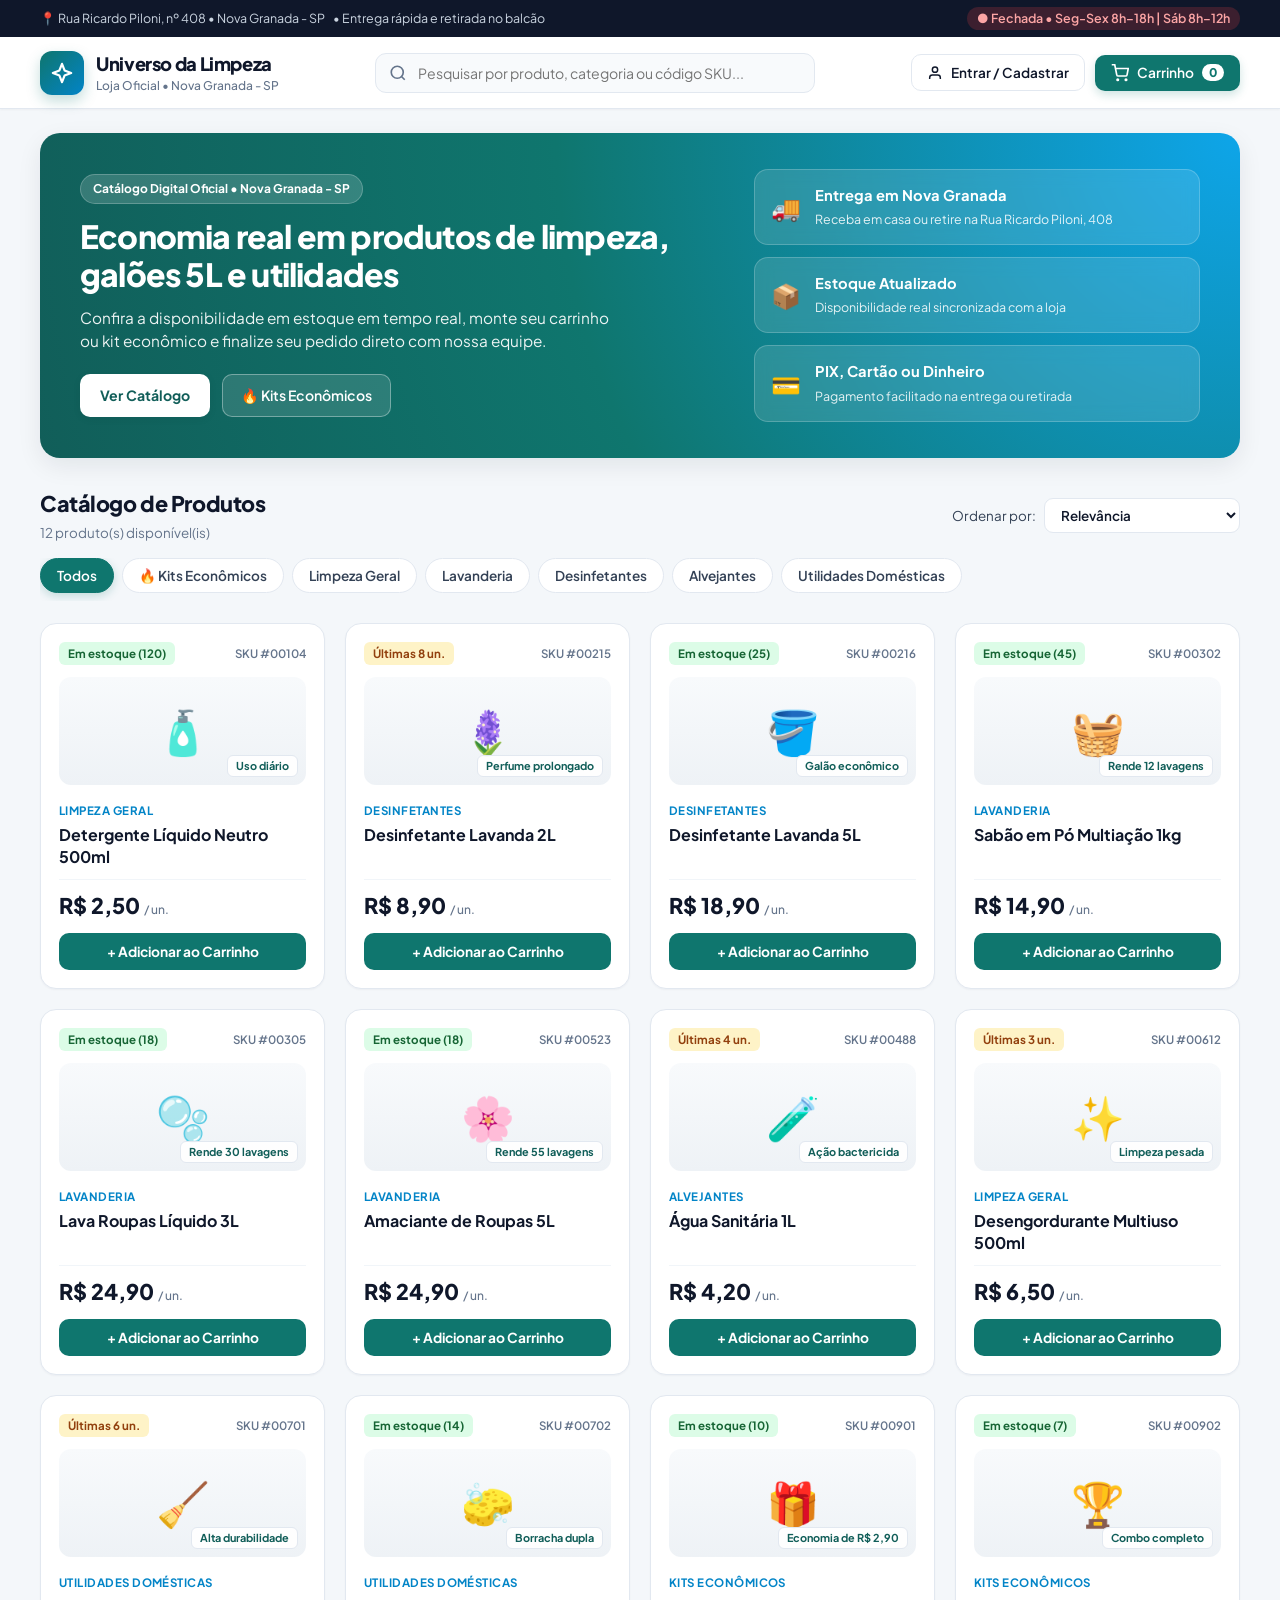
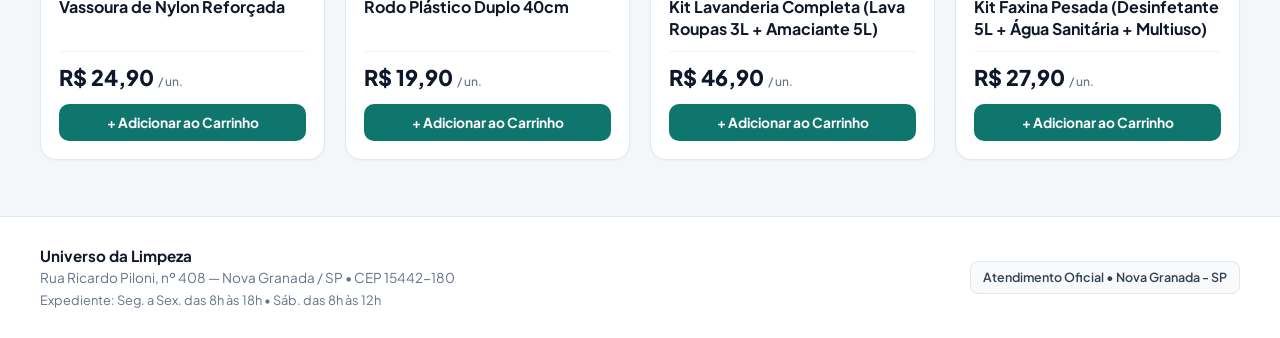
<file: index.html>
<!DOCTYPE html>
<html lang="pt-BR">
<head>
  <meta charset="UTF-8" />
  <meta name="viewport" content="width=device-width, initial-scale=1.0" />
  <title>Universo da Limpeza — Catálogo Oficial &amp; Gestão | Nova Granada - SP</title>
  <link rel="preconnect" href="https://fonts.googleapis.com" />
  <link rel="preconnect" href="https://fonts.gstatic.com" crossorigin />
  <link href="https://fonts.googleapis.com/css2?family=Plus+Jakarta+Sans:wght@400;500;600;700;800&display=swap" rel="stylesheet" />
  <link rel="stylesheet" href="style.css" />
</head>
<body>
  <!-- Barra Unificada do Ecossistema (Exclusiva para Administrador Logado) -->
  <nav id="adminSuiteSwitcher" class="suite-switcher hidden-suite" aria-label="Módulos do Sistema Universo da Limpeza">
    <div class="container suite-switcher-inner">
      <div class="suite-brand">
        <span class="suite-dot"></span>
        <strong>Ecossistema Universo da Limpeza</strong>
        <span id="adminSuiteUserBadge" class="suite-sub">Admin Autenticado</span>
      </div>
      <div class="suite-links">
        <a href="index.html" class="suite-link active">🛒 1. Loja &amp; Gestão Caixa</a>
        <a href="erp.html" class="suite-link">📦 2. UniGestão ERP &amp; PDV</a>
        <a href="bi.html" class="suite-link">📊 3. Looker Studio BI</a>
        <a href="manychat.html" class="suite-link">🤖 4. ManyChat IA &amp; CRM</a>
        <button type="button" onclick="window.ulLogoutAdmin()" class="suite-link suite-logout">🔒 Sair Admin</button>
      </div>
    </div>
  </nav>
  <!-- Barra Institucional Superior -->
  <div class="announcement-bar">
    <div class="container announcement-inner">
      <div class="announcement-left">
        <span>📍 Rua Ricardo Piloni, nº 408 • Nova Granada - SP</span>
        <span class="desktop-only">• Entrega rápida e retirada no balcão</span>
      </div>
      <div class="announcement-right">
        <span id="status-loja" class="status-badge">Verificando expediente...</span>
      </div>
    </div>
  </div>

  <!-- Cabeçalho Principal -->
  <header class="topbar">
    <div class="container topbar-inner">
      <a href="#catalogo-secao" class="brand" id="btn-logo-reset">
        <div class="logo-mark" aria-hidden="true">
          <svg width="22" height="22" viewBox="0 0 24 24" fill="none" stroke="currentColor" stroke-width="2.4" stroke-linecap="round" stroke-linejoin="round">
            <path d="M12 2L14.8 9.2L22 12L14.8 14.8L12 22L9.2 14.8L2 12L9.2 9.2L12 2Z"/>
          </svg>
        </div>
        <div class="brand-text">
          <span class="brand-title">Universo da Limpeza</span>
          <span class="brand-sub">Loja Oficial • Nova Granada - SP</span>
        </div>
      </a>

      <div class="search-wrapper">
        <svg class="search-icon" width="18" height="18" viewBox="0 0 24 24" fill="none" stroke="currentColor" stroke-width="2.2" aria-hidden="true">
          <circle cx="11" cy="11" r="8"></circle>
          <line x1="21" y1="21" x2="16.65" y2="16.65"></line>
        </svg>
        <input type="search" id="input-busca" placeholder="Pesquisar por produto, categoria ou código SKU..." autocomplete="off" aria-label="Pesquisar produtos" />
      </div>

      <div class="topbar-actions">
        <div id="user-area" class="user-area"></div>

        <button id="btn-abrir-admin" class="btn-admin hidden" type="button">
          <svg width="16" height="16" viewBox="0 0 24 24" fill="none" stroke="currentColor" stroke-width="2.2" aria-hidden="true">
            <rect x="3" y="3" width="7" height="7" rx="1.5"></rect>
            <rect x="14" y="3" width="7" height="7" rx="1.5"></rect>
            <rect x="14" y="14" width="7" height="7" rx="1.5"></rect>
            <rect x="3" y="14" width="7" height="7" rx="1.5"></rect>
          </svg>
          <span>Painel de Gestão</span>
        </button>

        <button id="btn-abrir-carrinho" class="btn-cart" type="button" aria-label="Abrir carrinho de compras">
          <svg width="18" height="18" viewBox="0 0 24 24" fill="none" stroke="currentColor" stroke-width="2.2" aria-hidden="true">
            <circle cx="9" cy="21" r="1"></circle>
            <circle cx="20" cy="21" r="1"></circle>
            <path d="M1 1h4l2.68 13.39a2 2 0 0 0 2 1.61h9.72a2 2 0 0 0 2-1.61L23 6H6"></path>
          </svg>
          <span>Carrinho</span>
          <span id="cart-count" class="cart-badge">0</span>
        </button>
      </div>
    </div>
  </header>

  <main class="container">
    <!-- Hero Banner -->
    <section class="hero-banner">
      <div class="hero-grid">
        <div class="hero-content">
          <span class="hero-pill">Catálogo Digital Oficial • Nova Granada - SP</span>
          <h1>Economia real em produtos de limpeza, galões 5L e utilidades</h1>
          <p>Confira a disponibilidade em estoque em tempo real, monte seu carrinho ou kit econômico e finalize seu pedido direto com nossa equipe.</p>
          <div class="hero-cta-row">
            <a href="#catalogo-secao" class="btn-hero-primary">Ver Catálogo</a>
            <button type="button" class="btn-hero-secondary" id="btn-hero-kits">🔥 Kits Econômicos</button>
          </div>
        </div>

        <div class="hero-cards">
          <div class="glass-stat">
            <span class="stat-icon" aria-hidden="true">🚚</span>
            <div>
              <strong>Entrega em Nova Granada</strong>
              <small>Receba em casa ou retire na Rua Ricardo Piloni, 408</small>
            </div>
          </div>
          <div class="glass-stat">
            <span class="stat-icon" aria-hidden="true">📦</span>
            <div>
              <strong>Estoque Atualizado</strong>
              <small>Disponibilidade real sincronizada com a loja</small>
            </div>
          </div>
          <div class="glass-stat">
            <span class="stat-icon" aria-hidden="true">💳</span>
            <div>
              <strong>PIX, Cartão ou Dinheiro</strong>
              <small>Pagamento facilitado na entrega ou retirada</small>
            </div>
          </div>
        </div>
      </div>
    </section>

    <!-- Filtros e Ordenação -->
    <section id="catalogo-secao" class="catalog-controls">
      <div class="section-header">
        <div>
          <h2>Catálogo de Produtos</h2>
          <span id="contador-produtos" class="results-count">Carregando...</span>
        </div>

        <div class="sort-box">
          <label for="select-ordenar">Ordenar por:</label>
          <select id="select-ordenar">
            <option value="destaque">Relevância</option>
            <option value="menor-preco">Menor preço</option>
            <option value="maior-preco">Maior preço</option>
            <option value="az">Ordem alfabética (A–Z)</option>
          </select>
        </div>
      </div>

      <nav class="categorias" id="lista-categorias" aria-label="Categorias de produtos">
        <button type="button" class="cat-btn active" data-cat="Todos">Todos</button>
        <button type="button" class="cat-btn" data-cat="Kits Econômicos">🔥 Kits Econômicos</button>
        <button type="button" class="cat-btn" data-cat="Limpeza Geral">Limpeza Geral</button>
        <button type="button" class="cat-btn" data-cat="Lavanderia">Lavanderia</button>
        <button type="button" class="cat-btn" data-cat="Desinfetantes">Desinfetantes</button>
        <button type="button" class="cat-btn" data-cat="Alvejantes">Alvejantes</button>
        <button type="button" class="cat-btn" data-cat="Utilidades Domésticas">Utilidades Domésticas</button>
      </nav>
    </section>

    <!-- Vitrine -->
    <section id="grid-produtos" class="grid-produtos" aria-live="polite"></section>
  </main>

  <footer class="footer">
    <div class="container footer-inner">
      <div>
        <strong>Universo da Limpeza</strong>
        <p>Rua Ricardo Piloni, nº 408 — Nova Granada / SP • CEP 15442-180</p>
        <p class="footer-hours">Expediente: Seg. a Sex. das 8h às 18h • Sáb. das 8h às 12h</p>
      </div>
      <div class="footer-right">
        <span class="footer-badge">Atendimento Oficial • Nova Granada - SP</span>
      </div>
    </div>
  </footer>

  <!-- DRAWER DO CARRINHO -->
  <aside id="drawer-carrinho" class="drawer hidden" aria-label="Carrinho de compras">
    <div class="drawer-header">
      <div>
        <h3>Seu Carrinho</h3>
        <span class="drawer-sub">Revise quantidades e dados de entrega</span>
      </div>
      <button id="btn-fechar-carrinho" class="icon-close" type="button" aria-label="Fechar carrinho">&times;</button>
    </div>

    <div id="itens-carrinho" class="drawer-body"></div>

    <div class="drawer-footer">
      <div class="form-group">
        <label for="nome-cliente">Nome completo *</label>
        <input type="text" id="nome-cliente" placeholder="Ex: Maria Silva" />
      </div>

      <div class="form-row">
        <div class="form-group">
          <label for="tipo-entrega">Recebimento</label>
          <select id="tipo-entrega">
            <option value="Entrega em domicílio">Entrega em domicílio</option>
            <option value="Retirada na loja">Retirar na loja</option>
          </select>
        </div>

        <div class="form-group">
          <label for="forma-pagamento">Pagamento</label>
          <select id="forma-pagamento">
            <option value="PIX">PIX</option>
            <option value="Cartão">Cartão</option>
            <option value="Dinheiro">Dinheiro</option>
          </select>
        </div>
      </div>

      <div class="form-group" id="grupo-endereco">
        <label for="endereco-cliente">Endereço e Bairro (Nova Granada) *</label>
        <input type="text" id="endereco-cliente" placeholder="Rua, número e bairro" />
      </div>

      <div class="form-group hidden" id="grupo-troco">
        <label for="troco-para">Troco para quanto? (Opcional)</label>
        <input type="text" id="troco-para" placeholder="Ex: Nota de R$ 50,00 ou Não precisa" />
      </div>

      <label class="checkbox-teste" id="wrapper-teste-carrinho">
        <input type="checkbox" id="pedido-modo-teste" />
        <span>🧪 Marcar como <strong>Pedido de Teste</strong> (não contabiliza no caixa)</span>
      </label>

      <div class="summary-lines">
        <div class="summary-line">
          <span>Subtotal</span>
          <span id="valor-subtotal">R$ 0,00</span>
        </div>
        <div class="summary-line">
          <span>Entrega</span>
          <span id="valor-frete" class="frete-gratis">Grátis (Nova Granada)</span>
        </div>
        <div class="total-box">
          <span>Total do Pedido</span>
          <strong id="valor-total">R$ 0,00</strong>
        </div>
      </div>

      <button id="btn-finalizar-whatsapp" class="btn-whatsapp" type="button">
        Confirmar &amp; Enviar no WhatsApp
      </button>
    </div>
  </aside>

  <!-- MODAL DE LOGIN & CADASTRO -->
  <div id="modal-auth" class="modal hidden" role="dialog" aria-modal="true" aria-labelledby="auth-titulo">
    <div class="modal-card auth-card">
      <div class="drawer-header">
        <div>
          <h3 id="auth-titulo">Entrar na sua conta</h3>
          <span class="drawer-sub">Acesso para Clientes e Administração</span>
        </div>
        <button id="btn-fechar-auth" class="icon-close" type="button" aria-label="Fechar janela">&times;</button>
      </div>

      <div class="auth-tabs">
        <button type="button" class="auth-tab active" data-tab="login">Entrar</button>
        <button type="button" class="auth-tab" data-tab="cadastro">Criar Conta</button>
      </div>

      <form id="form-login" class="auth-form">
        <div class="form-group">
          <label for="login-email">E-mail</label>
          <input type="email" id="login-email" required placeholder="seu@email.com" />
        </div>
        <div class="form-group">
          <label for="login-senha">Senha</label>
          <input type="password" id="login-senha" required placeholder="••••••••" />
        </div>
        <button type="submit" class="btn-primary-full">Entrar</button>

        <div class="demo-credentials">
          <p><strong>Acesso rápido:</strong></p>
          <div class="demo-btns">
            <button type="button" class="btn-demo" data-demo-email="admin@universolimpeza.com.br" data-demo-senha="admin123">
              🔑 Admin — Joana (Gestão, PDV &amp; Caixa)
            </button>
            <button type="button" class="btn-demo" data-demo-email="cliente@email.com" data-demo-senha="123456">
              🛍️ Cliente — Carlos Eduardo
            </button>
          </div>
        </div>
      </form>

      <form id="form-cadastro" class="auth-form hidden">
        <div class="form-group">
          <label for="cad-nome">Nome completo *</label>
          <input type="text" id="cad-nome" required placeholder="Ex: Ana Paula Souza" />
        </div>
        <div class="form-group">
          <label for="cad-email">E-mail *</label>
          <input type="email" id="cad-email" required placeholder="ana@email.com" />
        </div>
        <div class="form-group">
          <label for="cad-endereco">Endereço padrão em Nova Granada</label>
          <input type="text" id="cad-endereco" placeholder="Rua, nº e Bairro (opcional)" />
        </div>
        <div class="form-group">
          <label for="cad-senha">Senha *</label>
          <input type="password" id="cad-senha" required minlength="4" placeholder="Mínimo 4 caracteres" />
        </div>
        <button type="submit" class="btn-primary-full">Concluir Cadastro</button>
      </form>
    </div>
  </div>

  <!-- MODAL MEU PERFIL & HISTÓRICO DE PEDIDOS -->
  <div id="modal-perfil" class="modal hidden" role="dialog" aria-modal="true" aria-labelledby="perfil-titulo">
    <div class="modal-card profile-card">
      <div class="drawer-header">
        <div>
          <h3 id="perfil-titulo">Minha Conta &amp; Pedidos</h3>
          <span class="drawer-sub">Dados cadastrais e acompanhamento de compras</span>
        </div>
        <button id="btn-fechar-perfil" class="icon-close" type="button" aria-label="Fechar janela">&times;</button>
      </div>

      <div class="profile-body">
        <form id="form-editar-perfil" class="profile-form">
          <div class="form-row">
            <div class="form-group">
              <label for="perf-nome">Nome completo</label>
              <input type="text" id="perf-nome" required />
            </div>
            <div class="form-group">
              <label for="perf-email">E-mail</label>
              <input type="email" id="perf-email" disabled />
            </div>
          </div>
          <div class="form-group">
            <label for="perf-endereco">Endereço padrão de entrega</label>
            <input type="text" id="perf-endereco" placeholder="Rua, número e bairro" />
          </div>
          <div class="profile-actions">
            <button type="submit" class="btn-primary-sm">Salvar Alterações</button>
          </div>
        </form>

        <div class="orders-section">
          <h4>Meus Pedidos Realizados</h4>
          <div id="lista-pedidos-usuario" class="orders-list"></div>
        </div>
      </div>
    </div>
  </div>

  <!-- MODAL PAINEL DE GESTÃO (EXCLUSIVO PERFIL ADMIN) -->
  <div id="modal-admin" class="modal hidden" role="dialog" aria-modal="true" aria-labelledby="admin-titulo">
    <div class="modal-card admin-card">
      <div class="drawer-header">
        <div>
          <h3 id="admin-titulo">Painel de Gestão — Universo da Limpeza</h3>
          <span class="drawer-sub">Fechamento de Caixa • Pedidos • PDV Balcão • Estoque • Auditoria</span>
        </div>
        <button id="btn-fechar-admin" class="icon-close" type="button" aria-label="Fechar painel">&times;</button>
      </div>

      <div class="admin-kpis" id="admin-kpis"></div>

      <div class="admin-subtabs" role="tablist">
        <button type="button" class="admin-subtab active" data-admintab="caixa" role="tab" aria-selected="true">💰 Fechamento de Caixa</button>
        <button type="button" class="admin-subtab" data-admintab="pedidos" role="tab" aria-selected="false">🧾 Pedidos &amp; Testes</button>
        <button type="button" class="admin-subtab" data-admintab="pdv" role="tab" aria-selected="false">🖥️ PDV Balcão</button>
        <button type="button" class="admin-subtab" data-admintab="estoque" role="tab" aria-selected="false">📦 Estoque &amp; Produtos</button>
        <button type="button" class="admin-subtab" data-admintab="reposicao" role="tab" aria-selected="false">🚛 Reposição</button>
        <button type="button" class="admin-subtab" data-admintab="auditoria" role="tab" aria-selected="false">🛡️ Auditoria</button>
      </div>

      <!-- ABA: FECHAMENTO DE CAIXA DIÁRIO / SEMANAL -->
      <div id="admin-tab-caixa" class="admin-tab-panel">
        <div class="caixa-toolbar">
          <div class="caixa-periodo-group">
            <label for="caixa-periodo"><strong>Período de Fechamento:</strong></label>
            <select id="caixa-periodo">
              <option value="hoje">📅 Fechamento do Dia (Hoje)</option>
              <option value="semana">📆 Fechamento Semanal (Últimos 7 dias)</option>
              <option value="tudo">🗂️ Acumulado Geral (Todos os registros)</option>
            </select>
          </div>

          <div class="caixa-export-group">
            <button type="button" id="btn-copiar-resumo-caixa" class="btn-outline">📋 Copiar Resumo WhatsApp</button>
            <button type="button" id="btn-gerar-arquivo-caixa" class="btn-primary-sm">📥 Baixar Arquivo de Caixa (.CSV)</button>
          </div>
        </div>

        <div class="caixa-grid">
          <div class="caixa-box">
            <h4>1. Conferência de Gaveta &amp; Sangrias</h4>
            <div class="form-row">
              <div class="form-group">
                <label for="caixa-fundo-troco">Fundo de Troco Inicial (R$)</label>
                <input type="number" id="caixa-fundo-troco" step="0.50" min="0" value="100.00" />
              </div>
              <div class="form-group">
                <label for="caixa-sangria-valor">Registrar Sangria / Saída (R$)</label>
                <div class="sangria-inputs">
                  <input type="number" id="caixa-sangria-valor" step="0.50" min="0.50" placeholder="0,00" class="input-sangria-val" />
                  <input type="text" id="caixa-sangria-motivo" placeholder="Motivo (ex: Frete)" class="input-sangria-motivo" />
                  <button type="button" id="btn-add-sangria" class="btn-primary-sm" title="Adicionar sangria">+</button>
                </div>
              </div>
            </div>

            <div id="caixa-resumo-financeiro" class="caixa-resumo-cards"></div>
          </div>

          <div class="caixa-box">
            <div class="caixa-box-header">
              <h4>2. Histórico de Fechamentos Encerrados</h4>
              <button type="button" id="btn-encerrar-caixa" class="btn-whatsapp btn-sm-action">
                🔒 Encerrar &amp; Salvar Caixa
              </button>
            </div>
            <div id="lista-fechamentos-salvos" class="caixa-historico-list"></div>
          </div>
        </div>
      </div>

      <!-- ABA: PEDIDOS & GERENCIAMENTO DE TESTES -->
      <div id="admin-tab-pedidos" class="admin-tab-panel hidden">
        <div class="pedidos-toolbar">
          <span class="toolbar-hint">Gerencie status, marque como <strong>Arquivo Teste</strong> ou exclua definitivamente devolvendo os itens ao estoque:</span>
          <button type="button" id="btn-limpar-testes" class="btn-del">
            🧹 Excluir Todos os Pedidos de Teste
          </button>
        </div>
        <div id="lista-admin-pedidos" class="admin-list"></div>
      </div>

      <!-- ABA: PDV BALCÃO -->
      <div id="admin-tab-pdv" class="admin-tab-panel hidden">
        <div class="pdv-container">
          <div class="pdv-controls">
            <div class="form-group">
              <label for="pdv-produto">Selecionar Produto ou Código SKU</label>
              <select id="pdv-produto"></select>
            </div>
            <div class="form-row">
              <div class="form-group">
                <label for="pdv-qtd">Quantidade</label>
                <input type="number" id="pdv-qtd" value="1" min="1" />
              </div>
              <div class="form-group">
                <label for="pdv-pagamento">Forma de Pagamento</label>
                <select id="pdv-pagamento">
                  <option value="PIX">PIX</option>
                  <option value="Dinheiro">Dinheiro</option>
                  <option value="Cartão">Cartão (Débito/Crédito)</option>
                </select>
              </div>
            </div>
            <label class="checkbox-teste">
              <input type="checkbox" id="pdv-modo-teste" />
              <span>🧪 Registrar como <strong>Venda Teste</strong> (não contabiliza no caixa real)</span>
            </label>
            <button type="button" id="btn-registrar-pdv" class="btn-primary-full">
              Registrar Venda no Balcão &amp; Baixar Estoque
            </button>
          </div>
          <div class="pdv-summary-box" id="pdv-resumo-caixa"></div>
        </div>
      </div>

      <!-- ABA: ESTOQUE -->
      <div id="admin-tab-estoque" class="admin-tab-panel hidden">
        <form id="form-novo-produto" class="admin-new-product">
          <input type="text" id="novo-codigo" placeholder="SKU (ex: 00810)" required />
          <input type="text" id="novo-nome" placeholder="Descrição do produto" required />
          <select id="novo-categoria">
            <option value="Limpeza Geral">Limpeza Geral</option>
            <option value="Lavanderia">Lavanderia</option>
            <option value="Desinfetantes">Desinfetantes</option>
            <option value="Alvejantes">Alvejantes</option>
            <option value="Utilidades Domésticas">Utilidades Domésticas</option>
            <option value="Kits Econômicos">Kits Econômicos</option>
          </select>
          <input type="number" id="novo-preco" step="0.01" min="0.1" placeholder="Preço R$" required />
          <input type="number" id="novo-estoque" min="0" placeholder="Qtd." required />
          <input type="number" id="novo-minimo" min="1" placeholder="Mín." value="5" required title="Estoque Mínimo" />
          <button type="submit" class="btn-primary-sm">+ Cadastrar</button>
        </form>

        <div class="admin-table-head">
          <span>Produto / SKU</span>
          <span>Preço (R$)</span>
          <span>Estoque</span>
          <span>Mínimo</span>
          <span>Ação</span>
        </div>

        <div id="lista-admin" class="admin-list"></div>
      </div>

      <!-- ABA: REPOSIÇÃO -->
      <div id="admin-tab-reposicao" class="admin-tab-panel hidden">
        <div class="reposicao-header">
          <p>Itens com estoque atual igual ou inferior ao mínimo configurado:</p>
          <button type="button" class="btn-primary-sm" id="btn-copiar-reposicao">Copiar Lista de Compras</button>
        </div>
        <div id="lista-reposicao" class="admin-list"></div>
      </div>

      <!-- ABA: AUDITORIA -->
      <div id="admin-tab-auditoria" class="admin-tab-panel hidden">
        <div id="lista-auditoria" class="admin-list"></div>
      </div>

      <div class="admin-footer">
        <div class="admin-footer-left">
          <button id="btn-exportar-csv" class="btn-outline" type="button">📥 Exportar Estoque (CSV)</button>
          <button id="btn-resetar-bd" class="btn-outline" type="button">Restaurar Produtos Padrão</button>
        </div>
        <button id="btn-salvar-admin" class="btn-primary-sm" type="button">Fechar Painel</button>
      </div>
    </div>
  </div>

  <!-- MODAL DE CONFIRMAÇÃO DE AÇÃO -->
  <div id="modal-confirmacao" class="modal hidden" role="dialog" aria-modal="true" aria-labelledby="confirm-titulo">
    <div class="modal-card confirm-card">
      <div class="drawer-header">
        <div>
          <h3 id="confirm-titulo">Confirmar ação</h3>
          <span class="drawer-sub">Verifique antes de prosseguir</span>
        </div>
        <button id="btn-fechar-confirm" class="icon-close" type="button" aria-label="Cancelar">&times;</button>
      </div>
      <div class="confirm-body">
        <p id="confirm-mensagem"></p>
        <div class="confirm-actions">
          <button type="button" id="btn-confirm-cancelar" class="btn-outline">Cancelar</button>
          <button type="button" id="btn-confirm-aceitar" class="btn-del-solid">Confirmar Exclusão</button>
        </div>
      </div>
    </div>
  </div>

  <div id="toast-container" class="toast-container" aria-live="polite"></div>
  <div id="overlay" class="overlay hidden"></div>

  <script src="app.js"></script>
</body>
</html>
</file>
<file: style.css>
/* Barra Unificada do Ecossistema (3 Páginas) */
.suite-switcher {
  background: #020617;
  color: #f8fafc;
  border-bottom: 1px solid #1e293b;
  padding: 8px 0;
  font-size: 0.8rem;
}

.suite-switcher-inner {
  display: flex;
  justify-content: space-between;
  align-items: center;
  gap: 12px;
  flex-wrap: wrap;
}

.suite-brand {
  display: flex;
  align-items: center;
  gap: 8px;
}

.suite-dot {
  width: 8px;
  height: 8px;
  border-radius: 50%;
  background: #22c55e;
  box-shadow: 0 0 8px #22c55e;
}

.suite-sub {
  color: #94a3b8;
  font-size: 0.75rem;
}

.suite-links {
  display: flex;
  align-items: center;
  gap: 6px;
  flex-wrap: wrap;
}

.suite-link {
  text-decoration: none;
  color: #cbd5e1;
  background: #0f172a;
  border: 1px solid #1e293b;
  padding: 5px 12px;
  border-radius: 8px;
  font-weight: 600;
  font-size: 0.78rem;
  transition: all 0.15s ease;
}

.suite-link:hover {
  background: #1e293b;
  color: #ffffff;
  border-color: #334155;
}

.suite-link.active {
  background: #0f766e;
  color: #ffffff;
  border-color: #14b8a6;
}

:root {
  --primary: #0f766e;
  --primary-hover: #115e59;
  --primary-soft: #f0fdfa;
  --accent: #0284c7;
  --bg: #f4f7fa;
  --surface: #ffffff;
  --surface-subtle: #f8fafc;
  --text: #0f172a;
  --text-secondary: #334155;
  --muted: #64748b;
  --border: #e2e8f0;
  --whatsapp: #16a34a;
  --whatsapp-hover: #15803d;
  --danger: #dc2626;
  --danger-hover: #b91c1c;
  --warning: #d97706;
  --shadow-xs: 0 1px 2px rgba(15, 23, 42, 0.04);
  --shadow-sm: 0 2px 8px rgba(15, 23, 42, 0.06);
  --shadow-md: 0 8px 24px rgba(15, 23, 42, 0.08);
  --shadow-lg: 0 20px 44px rgba(15, 23, 42, 0.2);
}

*, *::before, *::after {
  box-sizing: border-box;
  margin: 0;
  padding: 0;
  font-family: 'Plus Jakarta Sans', -apple-system, BlinkMacSystemFont, sans-serif;
}

html {
  scroll-behavior: smooth;
}

body {
  background: var(--bg);
  color: var(--text);
  line-height: 1.5;
  -webkit-font-smoothing: antialiased;
  overflow-x: hidden;
}

body.modal-open {
  overflow: hidden;
}

.container {
  max-width: 1240px;
  margin: 0 auto;
  padding: 0 20px;
}

/* Barra Institucional */
.announcement-bar {
  background: #0f172a;
  color: #cbd5e1;
  font-size: 0.78rem;
  padding: 7px 0;
}

.announcement-inner {
  display: flex;
  justify-content: space-between;
  align-items: center;
  gap: 12px;
  flex-wrap: wrap;
}

.announcement-left {
  display: flex;
  align-items: center;
  gap: 8px;
}

.status-badge {
  display: inline-flex;
  align-items: center;
  gap: 6px;
  padding: 2px 10px;
  border-radius: 999px;
  background: rgba(34, 197, 94, 0.18);
  color: #86efac;
  font-weight: 600;
}

.status-badge.fechado {
  background: rgba(239, 68, 68, 0.2);
  color: #fca5a5;
}

/* Cabeçalho Principal */
.topbar {
  background: rgba(255, 255, 255, 0.96);
  backdrop-filter: blur(10px);
  border-bottom: 1px solid var(--border);
  position: sticky;
  top: 0;
  z-index: 30;
  box-shadow: var(--shadow-xs);
}

.topbar-inner {
  display: flex;
  align-items: center;
  justify-content: space-between;
  gap: 16px;
  padding: 13px 20px;
  flex-wrap: wrap;
}

.brand {
  display: flex;
  align-items: center;
  gap: 12px;
  text-decoration: none;
  color: inherit;
  flex-shrink: 0;
}

.logo-mark {
  width: 44px;
  height: 44px;
  border-radius: 12px;
  background: linear-gradient(135deg, var(--primary) 0%, var(--accent) 100%);
  color: #fff;
  display: grid;
  place-items: center;
  box-shadow: 0 6px 14px rgba(15, 118, 110, 0.25);
}

.brand-title {
  display: block;
  font-size: 1.15rem;
  font-weight: 800;
  letter-spacing: -0.02em;
  color: var(--text);
}

.brand-sub {
  display: block;
  font-size: 0.75rem;
  color: var(--muted);
  font-weight: 500;
}

.search-wrapper {
  flex: 1;
  min-width: 220px;
  max-width: 440px;
  position: relative;
}

.search-icon {
  position: absolute;
  left: 14px;
  top: 50%;
  transform: translateY(-50%);
  color: var(--muted);
  pointer-events: none;
}

.search-wrapper input {
  width: 100%;
  padding: 10px 14px 10px 42px;
  border-radius: 11px;
  border: 1px solid var(--border);
  background: var(--surface-subtle);
  font-size: 0.88rem;
  color: var(--text);
  transition: border-color 0.2s ease, background-color 0.2s ease, box-shadow 0.2s ease;
}

.search-wrapper input:focus {
  outline: none;
  background: #fff;
  border-color: var(--primary);
  box-shadow: 0 0 0 3px rgba(15, 118, 110, 0.12);
}

.topbar-actions {
  display: flex;
  align-items: center;
  gap: 10px;
  flex-wrap: wrap;
}

.btn-login-trigger {
  display: inline-flex;
  align-items: center;
  gap: 8px;
  padding: 9px 15px;
  border-radius: 10px;
  border: 1px solid var(--border);
  background: var(--surface);
  color: var(--text);
  font-weight: 600;
  font-size: 0.85rem;
  cursor: pointer;
  transition: border-color 0.2s, color 0.2s, background-color 0.2s;
}

.btn-login-trigger:hover {
  border-color: var(--primary);
  color: var(--primary);
  background: var(--primary-soft);
}

.user-pill {
  display: inline-flex;
  align-items: center;
  gap: 8px;
  padding: 5px 10px 5px 6px;
  border-radius: 11px;
  background: var(--surface-subtle);
  border: 1px solid var(--border);
  font-size: 0.84rem;
}

.user-profile-btn {
  display: inline-flex;
  align-items: center;
  gap: 8px;
  background: none;
  border: none;
  cursor: pointer;
  color: var(--text);
  font-size: 0.84rem;
  padding: 2px 4px;
  border-radius: 7px;
  transition: background-color 0.15s;
}

.user-profile-btn:hover {
  background: #e2e8f0;
}

.avatar-circle {
  width: 28px;
  height: 28px;
  border-radius: 50%;
  background: var(--primary);
  color: #fff;
  font-weight: 700;
  font-size: 0.78rem;
  display: grid;
  place-items: center;
}

.avatar-circle.cliente {
  background: var(--accent);
}

.role-tag {
  font-size: 0.66rem;
  font-weight: 800;
  text-transform: uppercase;
  letter-spacing: 0.04em;
  padding: 2px 6px;
  border-radius: 5px;
  background: var(--primary);
  color: #fff;
}

.role-tag.cliente {
  background: var(--accent);
}

.btn-logout {
  background: #fee2e2;
  border: none;
  color: var(--danger);
  font-weight: 700;
  font-size: 0.74rem;
  padding: 4px 8px;
  border-radius: 6px;
  cursor: pointer;
  transition: background-color 0.15s;
}

.btn-logout:hover {
  background: #fecaca;
}

.btn-admin {
  display: inline-flex;
  align-items: center;
  gap: 7px;
  padding: 9px 14px;
  border-radius: 10px;
  border: none;
  background: #0f172a;
  color: #fff;
  font-weight: 700;
  font-size: 0.85rem;
  cursor: pointer;
  transition: transform 0.15s, background-color 0.2s;
}

.btn-admin:hover {
  background: #1e293b;
  transform: translateY(-1px);
}

.btn-cart {
  display: inline-flex;
  align-items: center;
  gap: 8px;
  padding: 9px 16px;
  border-radius: 10px;
  border: none;
  background: var(--primary);
  color: #fff;
  font-weight: 600;
  font-size: 0.86rem;
  cursor: pointer;
  box-shadow: 0 4px 10px rgba(15, 118, 110, 0.2);
  transition: background-color 0.2s, transform 0.15s;
}

.btn-cart:hover {
  background: var(--primary-hover);
  transform: translateY(-1px);
}

.cart-badge {
  background: #fff;
  color: var(--primary);
  font-weight: 800;
  font-size: 0.75rem;
  padding: 1px 7px;
  border-radius: 999px;
}

/* Hero Banner */
.hero-banner {
  margin: 24px 0 30px;
  border-radius: 20px;
  padding: 36px 40px;
  background: radial-gradient(circle at top right, #0ea5e9 0%, #0f766e 55%, #115e59 100%);
  color: #fff;
  box-shadow: var(--shadow-md);
}

.hero-grid {
  display: grid;
  grid-template-columns: 1.45fr 1fr;
  gap: 28px;
  align-items: center;
}

.hero-pill {
  display: inline-block;
  font-size: 0.75rem;
  font-weight: 700;
  background: rgba(255, 255, 255, 0.16);
  border: 1px solid rgba(255, 255, 255, 0.22);
  padding: 5px 12px;
  border-radius: 999px;
  margin-bottom: 14px;
}

.hero-content h1 {
  font-size: 2rem;
  font-weight: 800;
  line-height: 1.18;
  letter-spacing: -0.025em;
  margin-bottom: 12px;
}

.hero-content p {
  font-size: 0.96rem;
  opacity: 0.92;
  max-width: 540px;
  margin-bottom: 22px;
}

.hero-cta-row {
  display: flex;
  gap: 12px;
  flex-wrap: wrap;
}

.btn-hero-primary {
  display: inline-flex;
  align-items: center;
  padding: 11px 20px;
  border-radius: 10px;
  background: #fff;
  color: var(--primary-hover);
  font-weight: 700;
  font-size: 0.88rem;
  text-decoration: none;
  box-shadow: var(--shadow-sm);
  transition: transform 0.15s;
}

.btn-hero-primary:hover {
  transform: translateY(-2px);
}

.btn-hero-secondary {
  padding: 11px 18px;
  border-radius: 10px;
  border: 1px solid rgba(255, 255, 255, 0.35);
  background: rgba(255, 255, 255, 0.12);
  color: #fff;
  font-weight: 600;
  font-size: 0.88rem;
  cursor: pointer;
  transition: background-color 0.2s;
}

.btn-hero-secondary:hover {
  background: rgba(255, 255, 255, 0.22);
}

.hero-cards {
  display: flex;
  flex-direction: column;
  gap: 12px;
}

.glass-stat {
  display: flex;
  align-items: center;
  gap: 14px;
  padding: 14px 16px;
  border-radius: 14px;
  background: rgba(255, 255, 255, 0.12);
  border: 1px solid rgba(255, 255, 255, 0.2);
  backdrop-filter: blur(8px);
}

.stat-icon {
  font-size: 1.5rem;
}

.glass-stat strong {
  display: block;
  font-size: 0.92rem;
}

.glass-stat small {
  font-size: 0.78rem;
  opacity: 0.88;
}

/* Controles do Catálogo */
.section-header {
  display: flex;
  justify-content: space-between;
  align-items: center;
  gap: 12px;
  margin-bottom: 14px;
  flex-wrap: wrap;
}

.section-header h2 {
  font-size: 1.35rem;
  font-weight: 800;
  letter-spacing: -0.02em;
}

.results-count {
  font-size: 0.84rem;
  color: var(--muted);
}

.sort-box {
  display: flex;
  align-items: center;
  gap: 8px;
  font-size: 0.84rem;
  color: var(--text-secondary);
}

.sort-box select {
  padding: 7px 12px;
  border-radius: 9px;
  border: 1px solid var(--border);
  background: var(--surface);
  font-size: 0.84rem;
  font-weight: 600;
  color: var(--text);
}

.categorias {
  display: flex;
  gap: 8px;
  overflow-x: auto;
  padding-bottom: 8px;
  margin-bottom: 22px;
}

.cat-btn {
  background: var(--surface);
  border: 1px solid var(--border);
  padding: 8px 16px;
  border-radius: 999px;
  font-size: 0.85rem;
  font-weight: 600;
  color: var(--text-secondary);
  cursor: pointer;
  white-space: nowrap;
  transition: border-color 0.2s, color 0.2s, background-color 0.2s;
}

.cat-btn:hover {
  border-color: var(--primary);
  color: var(--primary);
}

.cat-btn.active {
  background: var(--primary);
  color: #fff;
  border-color: var(--primary);
  box-shadow: 0 3px 10px rgba(15, 118, 110, 0.22);
}

/* Grid de Produtos */
.grid-produtos {
  display: grid;
  grid-template-columns: repeat(auto-fill, minmax(255px, 1fr));
  gap: 20px;
  padding-bottom: 56px;
}

.card {
  background: var(--surface);
  border: 1px solid var(--border);
  border-radius: 16px;
  padding: 18px;
  display: flex;
  flex-direction: column;
  justify-content: space-between;
  gap: 12px;
  box-shadow: var(--shadow-xs);
  transition: transform 0.22s ease, box-shadow 0.22s ease, border-color 0.22s ease;
}

.card:hover {
  transform: translateY(-4px);
  box-shadow: var(--shadow-md);
  border-color: #cbd5e1;
}

.card-top {
  display: flex;
  justify-content: space-between;
  align-items: center;
  gap: 6px;
}

.badge-estoque {
  font-size: 0.72rem;
  font-weight: 700;
  padding: 3px 9px;
  border-radius: 6px;
  background: #dcfce7;
  color: #166534;
}

.badge-estoque.baixo {
  background: #fef3c7;
  color: #92400e;
}

.badge-estoque.esgotado {
  background: #fee2e2;
  color: #991b1b;
}

.sku-tag {
  font-size: 0.72rem;
  color: var(--muted);
  font-weight: 600;
}

.prod-visual {
  height: 108px;
  border-radius: 12px;
  background: linear-gradient(180deg, #f8fafc 0%, #eef2f6 100%);
  display: grid;
  place-items: center;
  font-size: 2.7rem;
  position: relative;
}

.rendimento-pill {
  position: absolute;
  bottom: 8px;
  right: 8px;
  font-size: 0.68rem;
  font-weight: 700;
  background: rgba(255, 255, 255, 0.94);
  color: var(--primary-hover);
  padding: 2px 8px;
  border-radius: 6px;
  border: 1px solid var(--border);
}

.card-cat {
  font-size: 0.72rem;
  font-weight: 700;
  color: var(--accent);
  text-transform: uppercase;
  letter-spacing: 0.04em;
}

.card h3 {
  font-size: 1rem;
  font-weight: 700;
  color: var(--text);
  margin-top: 3px;
  line-height: 1.35;
}

.card-bottom {
  margin-top: auto;
  padding-top: 10px;
  border-top: 1px solid #f1f5f9;
  display: flex;
  flex-direction: column;
  gap: 10px;
}

.preco {
  font-size: 1.35rem;
  font-weight: 800;
  color: var(--text);
}

.preco small {
  font-size: 0.75rem;
  font-weight: 500;
  color: var(--muted);
}

.btn-add {
  width: 100%;
  padding: 10px 14px;
  border: none;
  border-radius: 10px;
  background: var(--primary);
  color: #fff;
  font-weight: 700;
  font-size: 0.86rem;
  cursor: pointer;
  transition: background-color 0.2s;
}

.btn-add:hover:not(:disabled) {
  background: var(--primary-hover);
}

.btn-add:disabled {
  background: #e2e8f0;
  color: #94a3b8;
  cursor: not-allowed;
}

.empty-state {
  grid-column: 1 / -1;
  text-align: center;
  padding: 48px 20px;
  background: var(--surface);
  border-radius: 16px;
  border: 1px dashed #cbd5e1;
}

/* Rodapé */
.footer {
  background: var(--surface);
  border-top: 1px solid var(--border);
  padding: 28px 0;
  font-size: 0.85rem;
  color: var(--muted);
}

.footer-inner {
  display: flex;
  justify-content: space-between;
  align-items: center;
  gap: 16px;
  flex-wrap: wrap;
}

.footer strong {
  color: var(--text);
  font-size: 0.95rem;
}

.footer-hours {
  font-size: 0.8rem;
  margin-top: 2px;
}

.footer-badge {
  display: inline-block;
  padding: 6px 12px;
  border-radius: 8px;
  background: var(--surface-subtle);
  border: 1px solid var(--border);
  font-weight: 600;
  font-size: 0.78rem;
  color: var(--text-secondary);
}

/* Drawer do Carrinho */
.drawer {
  position: fixed;
  top: 0;
  right: 0;
  width: 425px;
  max-width: 100%;
  height: 100vh;
  background: var(--surface);
  z-index: 50;
  display: flex;
  flex-direction: column;
  box-shadow: var(--shadow-lg);
}

.drawer-header {
  padding: 18px 20px;
  border-bottom: 1px solid var(--border);
  display: flex;
  justify-content: space-between;
  align-items: center;
  gap: 12px;
}

.drawer-header h3 {
  font-size: 1.08rem;
  font-weight: 800;
}

.drawer-sub {
  font-size: 0.78rem;
  color: var(--muted);
}

.icon-close {
  width: 34px;
  height: 34px;
  border-radius: 9px;
  border: 1px solid var(--border);
  background: var(--surface);
  font-size: 1.3rem;
  cursor: pointer;
  color: var(--muted);
  display: grid;
  place-items: center;
  transition: background-color 0.15s, color 0.15s;
}

.icon-close:hover {
  background: #f1f5f9;
  color: var(--text);
}

.drawer-body {
  flex: 1;
  overflow-y: auto;
  padding: 16px 20px;
  display: flex;
  flex-direction: column;
  gap: 10px;
}

.cart-item {
  display: flex;
  justify-content: space-between;
  align-items: center;
  padding: 11px 13px;
  border-radius: 11px;
  background: var(--surface-subtle);
  border: 1px solid var(--border);
  gap: 10px;
}

.qty-controls {
  display: flex;
  align-items: center;
  gap: 8px;
}

.qty-controls button {
  width: 28px;
  height: 28px;
  border-radius: 7px;
  border: 1px solid var(--border);
  background: #fff;
  font-weight: 700;
  cursor: pointer;
}

.qty-controls button:hover {
  background: #f1f5f9;
}

.drawer-footer {
  padding: 14px 20px;
  border-top: 1px solid var(--border);
  background: var(--surface-subtle);
  display: flex;
  flex-direction: column;
  gap: 9px;
}

.form-row {
  display: grid;
  grid-template-columns: 1fr 1fr;
  gap: 10px;
}

.form-group {
  display: flex;
  flex-direction: column;
  gap: 4px;
}

.form-group label {
  font-size: 0.76rem;
  font-weight: 700;
  color: var(--text-secondary);
}

.form-group input,
.form-group select {
  padding: 9px 11px;
  border: 1px solid var(--border);
  border-radius: 9px;
  font-size: 0.88rem;
  background: #fff;
  color: var(--text);
}

.form-group input:focus,
.form-group select:focus {
  outline: none;
  border-color: var(--primary);
}

.form-group input:disabled {
  background: #f1f5f9;
  color: var(--muted);
}

.checkbox-teste {
  display: flex;
  align-items: center;
  gap: 8px;
  font-size: 0.78rem;
  color: #7c2d12;
  background: #ffedd5;
  border: 1px solid #fed7aa;
  padding: 7px 10px;
  border-radius: 8px;
  cursor: pointer;
}

.checkbox-teste input {
  accent-color: #ea580c;
  width: 15px;
  height: 15px;
}

.summary-lines {
  display: flex;
  flex-direction: column;
  gap: 5px;
  padding-top: 2px;
}

.summary-line {
  display: flex;
  justify-content: space-between;
  font-size: 0.82rem;
  color: var(--text-secondary);
}

.frete-gratis {
  color: var(--whatsapp);
  font-weight: 700;
}

.total-box {
  display: flex;
  justify-content: space-between;
  align-items: center;
  padding: 9px 13px;
  background: #fff;
  border: 1px solid var(--border);
  border-radius: 10px;
  margin-top: 2px;
}

.total-box strong {
  font-size: 1.2rem;
  color: var(--primary);
}

.btn-whatsapp {
  background: var(--whatsapp);
  color: #fff;
  border: none;
  padding: 12px;
  border-radius: 10px;
  font-weight: 700;
  font-size: 0.92rem;
  cursor: pointer;
  box-shadow: 0 4px 12px rgba(22, 163, 74, 0.25);
  transition: background-color 0.2s;
}

.btn-whatsapp:hover {
  background: var(--whatsapp-hover);
}

.btn-sm-action {
  padding: 6px 12px;
  font-size: 0.78rem;
}

/* Modais */
.modal {
  position: fixed;
  inset: 0;
  z-index: 60;
  display: grid;
  place-items: center;
  padding: 16px;
}

.modal-card {
  background: var(--surface);
  border-radius: 18px;
  box-shadow: var(--shadow-lg);
  width: 100%;
  overflow: hidden;
  display: flex;
  flex-direction: column;
  animation: popIn 0.2s ease-out;
}

@keyframes popIn {
  from {
    opacity: 0;
    transform: scale(0.96);
  }
  to {
    opacity: 1;
    transform: scale(1);
  }
}

.auth-card {
  max-width: 440px;
}

.profile-card {
  max-width: 600px;
  max-height: 88vh;
}

.admin-card {
  max-width: 1020px;
  max-height: 94vh;
  height: 94vh;
}

.admin-card > .drawer-header,
.admin-card > .admin-kpis,
.admin-card > .admin-subtabs,
.admin-card > .admin-footer {
  flex-shrink: 0;
}

.confirm-card {
  max-width: 420px;
  z-index: 70;
}

.confirm-body {
  padding: 20px;
  display: flex;
  flex-direction: column;
  gap: 18px;
  font-size: 0.9rem;
  color: var(--text-secondary);
}

.confirm-actions {
  display: flex;
  justify-content: flex-end;
  gap: 10px;
}

.btn-del-solid {
  padding: 8px 15px;
  border: none;
  background: var(--danger);
  color: #fff;
  border-radius: 9px;
  font-size: 0.84rem;
  font-weight: 700;
  cursor: pointer;
}

.btn-del-solid:hover {
  background: var(--danger-hover);
}

/* Autenticação */
.auth-tabs {
  display: grid;
  grid-template-columns: 1fr 1fr;
  background: #f1f5f9;
  padding: 4px;
  margin: 16px 20px 0;
  border-radius: 10px;
}

.auth-tab {
  padding: 8px;
  border: none;
  background: transparent;
  font-weight: 700;
  font-size: 0.85rem;
  color: var(--muted);
  border-radius: 8px;
  cursor: pointer;
}

.auth-tab.active {
  background: #fff;
  color: var(--text);
  box-shadow: var(--shadow-xs);
}

.auth-form {
  padding: 18px 20px 22px;
  display: flex;
  flex-direction: column;
  gap: 12px;
}

.btn-primary-full {
  width: 100%;
  padding: 11px;
  border: none;
  border-radius: 10px;
  background: var(--primary);
  color: #fff;
  font-weight: 700;
  font-size: 0.92rem;
  cursor: pointer;
  margin-top: 4px;
  transition: background-color 0.2s;
}

.btn-primary-full:hover {
  background: var(--primary-hover);
}

.demo-credentials {
  margin-top: 6px;
  padding: 12px;
  border-radius: 11px;
  background: var(--surface-subtle);
  border: 1px dashed #cbd5e1;
  font-size: 0.78rem;
  color: var(--text-secondary);
}

.demo-btns {
  display: flex;
  flex-direction: column;
  gap: 7px;
  margin-top: 8px;
}

.btn-demo {
  padding: 8px 12px;
  border-radius: 8px;
  border: 1px solid var(--border);
  background: #fff;
  font-size: 0.8rem;
  font-weight: 600;
  cursor: pointer;
  text-align: left;
  transition: border-color 0.15s, color 0.15s, background-color 0.15s;
}

.btn-demo:hover {
  border-color: var(--primary);
  color: var(--primary);
  background: var(--primary-soft);
}

/* Perfil */
.profile-body {
  padding: 18px 20px;
  overflow-y: auto;
  display: flex;
  flex-direction: column;
  gap: 20px;
}

.profile-form {
  display: flex;
  flex-direction: column;
  gap: 12px;
  padding-bottom: 16px;
  border-bottom: 1px solid var(--border);
}

.profile-actions {
  display: flex;
  justify-content: flex-end;
}

.orders-section h4 {
  font-size: 0.95rem;
  margin-bottom: 10px;
}

.orders-list {
  display: flex;
  flex-direction: column;
  gap: 10px;
}

.order-card {
  padding: 12px 14px;
  border-radius: 11px;
  background: var(--surface-subtle);
  border: 1px solid var(--border);
  font-size: 0.84rem;
}

.order-card.arquivo-teste {
  background: #fff7ed;
  border-color: #fdba74;
  border-style: dashed;
}

.order-card-head {
  display: flex;
  justify-content: space-between;
  align-items: center;
  gap: 8px;
  margin-bottom: 6px;
  flex-wrap: wrap;
}

.badge-teste {
  display: inline-block;
  font-size: 0.68rem;
  font-weight: 800;
  text-transform: uppercase;
  background: #ffedd5;
  color: #c2410c;
  border: 1px solid #fdba74;
  padding: 1px 7px;
  border-radius: 5px;
  margin-left: 6px;
}

.order-status {
  font-size: 0.72rem;
  font-weight: 700;
  padding: 2px 9px;
  border-radius: 999px;
  background: #dcfce7;
  color: #166534;
}

.order-status.pendente {
  background: #fef3c7;
  color: #92400e;
}

.order-status.cancelado {
  background: #fee2e2;
  color: #991b1b;
}

/* Painel Admin */
.admin-kpis {
  display: grid;
  grid-template-columns: repeat(5, 1fr);
  gap: 10px;
  padding: 14px 20px;
  background: var(--surface-subtle);
  border-bottom: 1px solid var(--border);
}

.kpi-box {
  background: #fff;
  border: 1px solid var(--border);
  border-radius: 10px;
  padding: 10px 12px;
}

.kpi-box span {
  display: block;
  font-size: 0.71rem;
  color: var(--muted);
  font-weight: 600;
}

.kpi-box strong {
  font-size: 1.08rem;
  font-weight: 800;
  color: var(--text);
}

.kpi-box.alert strong {
  color: var(--danger);
}

.kpi-box.revenue strong {
  color: var(--whatsapp);
}

.admin-subtabs {
  display: flex;
  align-items: stretch;
  gap: 6px;
  padding: 8px 20px 0;
  border-bottom: 1px solid var(--border);
  background: #fff;
  overflow-x: auto;
  overflow-y: hidden;
  scrollbar-width: thin;
}

.admin-subtab {
  padding: 10px 14px;
  border: none;
  border-radius: 8px 8px 0 0;
  background: transparent;
  font-weight: 700;
  font-size: 0.82rem;
  color: var(--muted);
  border-bottom: 3px solid transparent;
  cursor: pointer;
  white-space: nowrap;
  flex-shrink: 0;
  transition: color 0.15s, background-color 0.15s;
}

.admin-subtab:hover {
  color: var(--text);
  background: var(--surface-subtle);
}

.admin-subtab:focus-visible {
  outline: 2px solid var(--primary);
  outline-offset: -2px;
}

.admin-subtab.active {
  color: var(--primary);
  background: var(--primary-soft);
  border-bottom-color: var(--primary);
}

.admin-tab-panel {
  display: flex;
  flex-direction: column;
  overflow-y: auto;
  flex: 1 1 auto;
  min-height: 0;
}

.pedidos-toolbar {
  display: flex;
  justify-content: space-between;
  align-items: center;
  gap: 10px;
  padding: 10px 20px;
  background: #f8fafc;
  border-bottom: 1px solid var(--border);
  flex-wrap: wrap;
}

.toolbar-hint {
  font-size: 0.82rem;
  color: #475569;
}

.pedido-actions-group {
  display: flex;
  align-items: center;
  gap: 6px;
  flex-wrap: wrap;
}

.select-status-pedido {
  padding: 4px 8px;
  border-radius: 7px;
  border: 1px solid #cbd5e1;
  font-size: 0.78rem;
  font-weight: 700;
  background: #fff;
}

.btn-teste-toggle {
  padding: 5px 9px;
  border: 1px solid #fdba74;
  background: #fff7ed;
  color: #c2410c;
  border-radius: 7px;
  font-size: 0.74rem;
  font-weight: 700;
  cursor: pointer;
}

.btn-teste-toggle:hover {
  background: #ffedd5;
}

/* Módulo Fechamento de Caixa */
.caixa-toolbar {
  display: flex;
  justify-content: space-between;
  align-items: center;
  gap: 12px;
  padding: 12px 20px;
  background: #f0fdfa;
  border-bottom: 1px solid #ccfbf1;
  flex-wrap: wrap;
  flex-shrink: 0;
}

.caixa-periodo-group {
  display: flex;
  align-items: center;
  gap: 10px;
  font-size: 0.85rem;
}

.caixa-periodo-group select {
  padding: 7px 12px;
  border-radius: 8px;
  border: 1px solid #99f6e4;
  background: #fff;
  font-weight: 700;
  font-size: 0.84rem;
  color: var(--text);
}

.caixa-export-group {
  display: flex;
  gap: 8px;
  flex-wrap: wrap;
}

.caixa-grid {
  display: grid;
  grid-template-columns: 1.25fr 1fr;
  gap: 16px;
  padding: 16px 20px 24px;
  align-items: start;
}

.caixa-box {
  background: var(--surface-subtle);
  border: 1px solid var(--border);
  border-radius: 12px;
  padding: 16px;
  display: flex;
  flex-direction: column;
  gap: 12px;
}

.caixa-box h4 {
  font-size: 0.9rem;
  color: var(--text);
}

.caixa-box .form-row {
  grid-template-columns: 160px 1fr;
  align-items: end;
}

.caixa-box-header {
  display: flex;
  justify-content: space-between;
  align-items: center;
  margin-bottom: 4px;
  gap: 8px;
}

.sangria-inputs {
  display: flex;
  gap: 6px;
  align-items: stretch;
}

.input-sangria-val {
  width: 88px;
  flex-shrink: 0;
}

.input-sangria-motivo {
  flex: 1;
  min-width: 90px;
}

@media (max-width: 600px) {
  .caixa-box .form-row {
    grid-template-columns: 1fr;
  }
}

.caixa-resumo-cards {
  display: flex;
  flex-direction: column;
  gap: 7px;
  background: #fff;
  padding: 12px;
  border-radius: 10px;
  border: 1px solid var(--border);
  font-size: 0.83rem;
}

.caixa-linha {
  display: flex;
  justify-content: space-between;
  align-items: center;
}

.caixa-linha.destaque {
  padding-top: 7px;
  border-top: 1px dashed var(--border);
  font-size: 0.95rem;
  color: var(--primary);
}

.caixa-historico-list {
  display: flex;
  flex-direction: column;
  gap: 8px;
  max-height: 240px;
  overflow-y: auto;
}

/* Estoque e Tabelas Admin */
.admin-new-product {
  display: grid;
  grid-template-columns: 88px 1fr 145px 88px 68px 68px auto;
  gap: 7px;
  padding: 12px 20px;
  background: #f8fafc;
  border-bottom: 1px solid var(--border);
}

.admin-new-product input,
.admin-new-product select {
  padding: 7px 8px;
  border: 1px solid var(--border);
  border-radius: 8px;
  font-size: 0.8rem;
}

.admin-table-head {
  display: grid;
  grid-template-columns: 1fr 92px 82px 82px 72px;
  gap: 10px;
  padding: 9px 20px;
  font-size: 0.72rem;
  font-weight: 700;
  text-transform: uppercase;
  color: var(--muted);
  border-bottom: 1px solid var(--border);
}

.admin-list {
  padding: 12px 20px 20px;
  overflow-y: auto;
  display: flex;
  flex-direction: column;
  gap: 8px;
  flex: 1 1 auto;
  min-height: 220px;
}

.admin-row {
  display: grid;
  grid-template-columns: 1fr 92px 82px 82px 72px;
  gap: 10px;
  align-items: center;
  font-size: 0.84rem;
  padding-bottom: 8px;
  border-bottom: 1px solid #f1f5f9;
}

.admin-row input {
  padding: 6px 8px;
  border: 1px solid var(--border);
  border-radius: 7px;
  width: 100%;
  font-size: 0.83rem;
}

.btn-del {
  padding: 5px 9px;
  border: 1px solid #fecaca;
  background: #fef2f2;
  color: var(--danger);
  border-radius: 7px;
  font-size: 0.74rem;
  font-weight: 700;
  cursor: pointer;
}

.btn-del:hover {
  background: #fee2e2;
}

/* PDV e Reposição */
.pdv-container {
  padding: 18px 20px;
  display: grid;
  grid-template-columns: 1.2fr 1fr;
  gap: 18px;
}

.pdv-controls {
  display: flex;
  flex-direction: column;
  gap: 12px;
}

.pdv-summary-box {
  background: var(--surface-subtle);
  border: 1px solid var(--border);
  border-radius: 12px;
  padding: 16px;
  display: flex;
  flex-direction: column;
  gap: 8px;
  font-size: 0.86rem;
}

.reposicao-header {
  display: flex;
  justify-content: space-between;
  align-items: center;
  gap: 12px;
  padding: 12px 20px;
  background: #fffbeb;
  border-bottom: 1px solid #fde68a;
  font-size: 0.84rem;
  color: #92400e;
}

.admin-footer {
  padding: 13px 20px;
  border-top: 1px solid var(--border);
  background: var(--surface-subtle);
  display: flex;
  justify-content: space-between;
  align-items: center;
  gap: 10px;
  flex-wrap: wrap;
}

.admin-footer-left {
  display: flex;
  gap: 8px;
  flex-wrap: wrap;
}

.btn-outline {
  padding: 8px 13px;
  border: 1px solid var(--border);
  background: #fff;
  border-radius: 9px;
  font-size: 0.82rem;
  font-weight: 600;
  cursor: pointer;
  transition: background-color 0.15s;
}

.btn-outline:hover {
  background: #f1f5f9;
}

.btn-primary-sm {
  padding: 8px 14px;
  border: none;
  background: var(--primary);
  color: #fff;
  border-radius: 9px;
  font-size: 0.82rem;
  font-weight: 700;
  cursor: pointer;
  transition: background-color 0.2s;
}

.btn-primary-sm:hover {
  background: var(--primary-hover);
}

/* Notificações Toast */
.toast-container {
  position: fixed;
  bottom: 22px;
  right: 22px;
  z-index: 100;
  display: flex;
  flex-direction: column;
  gap: 10px;
  max-width: 350px;
}

.toast {
  display: flex;
  align-items: flex-start;
  gap: 11px;
  padding: 13px 16px;
  border-radius: 13px;
  background: #0f172a;
  color: #fff;
  font-size: 0.85rem;
  box-shadow: var(--shadow-lg);
  border-left: 4px solid var(--primary);
  animation: slideIn 0.25s ease-out;
}

.toast.success {
  border-left-color: #22c55e;
}

.toast.info {
  border-left-color: #38bdf8;
}

.toast.warning {
  border-left-color: #f59e0b;
}

.toast.error {
  border-left-color: #ef4444;
}

@keyframes slideIn {
  from {
    opacity: 0;
    transform: translateX(24px);
  }
  to {
    opacity: 1;
    transform: translateX(0);
  }
}

.overlay {
  position: fixed;
  inset: 0;
  background: rgba(15, 23, 42, 0.54);
  backdrop-filter: blur(2px);
  z-index: 40;
}

.hidden {
  display: none !important;
}

@media (max-width: 920px) {
  .hero-grid {
    grid-template-columns: 1fr;
  }
  .admin-kpis {
    grid-template-columns: repeat(2, 1fr);
  }
  .pdv-container,
  .caixa-grid {
    grid-template-columns: 1fr;
  }
}

@media (max-width: 720px) {
  .desktop-only {
    display: none;
  }
  .search-wrapper {
    order: 3;
    max-width: 100%;
    flex-basis: 100%;
  }
  .admin-new-product {
    grid-template-columns: 1fr 1fr;
  }
  .admin-table-head {
    display: none;
  }
  .admin-row {
    grid-template-columns: 1fr 1fr;
    gap: 8px;
  }
  .admin-row > div:first-child {
    grid-column: 1 / -1;
  }
  .hero-banner {
    padding: 24px 20px;
  }
  .hero-content h1 {
    font-size: 1.5rem;
  }
}

/* Controle de Visibilidade do Ecossistema (Exclusivo Admin) */
.suite-switcher.hidden-suite {
  display: none !important;
}
.suite-logout {
  background: #4c0519 !important;
  border-color: #881337 !important;
  color: #fecdd3 !important;
  cursor: pointer;
}
.suite-logout:hover {
  background: #881337 !important;
  color: #ffffff !important;
}
</file>
